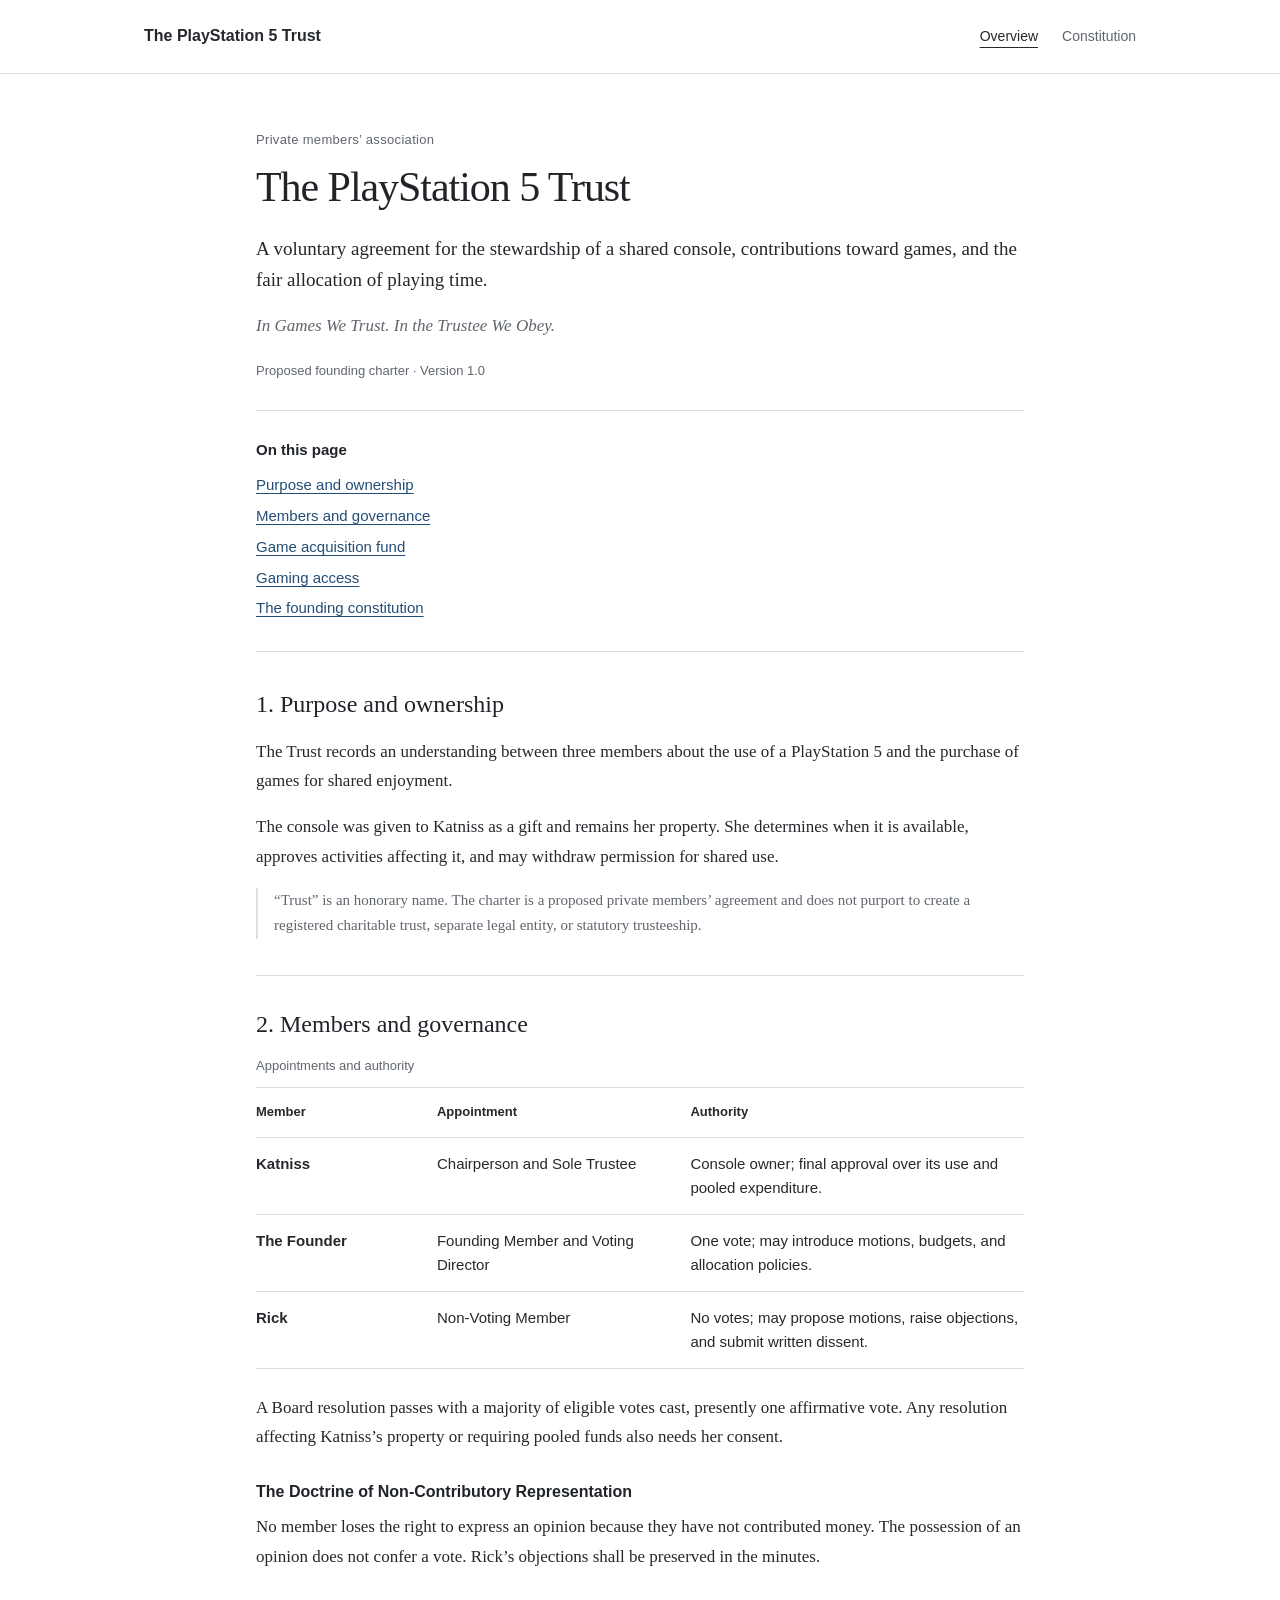
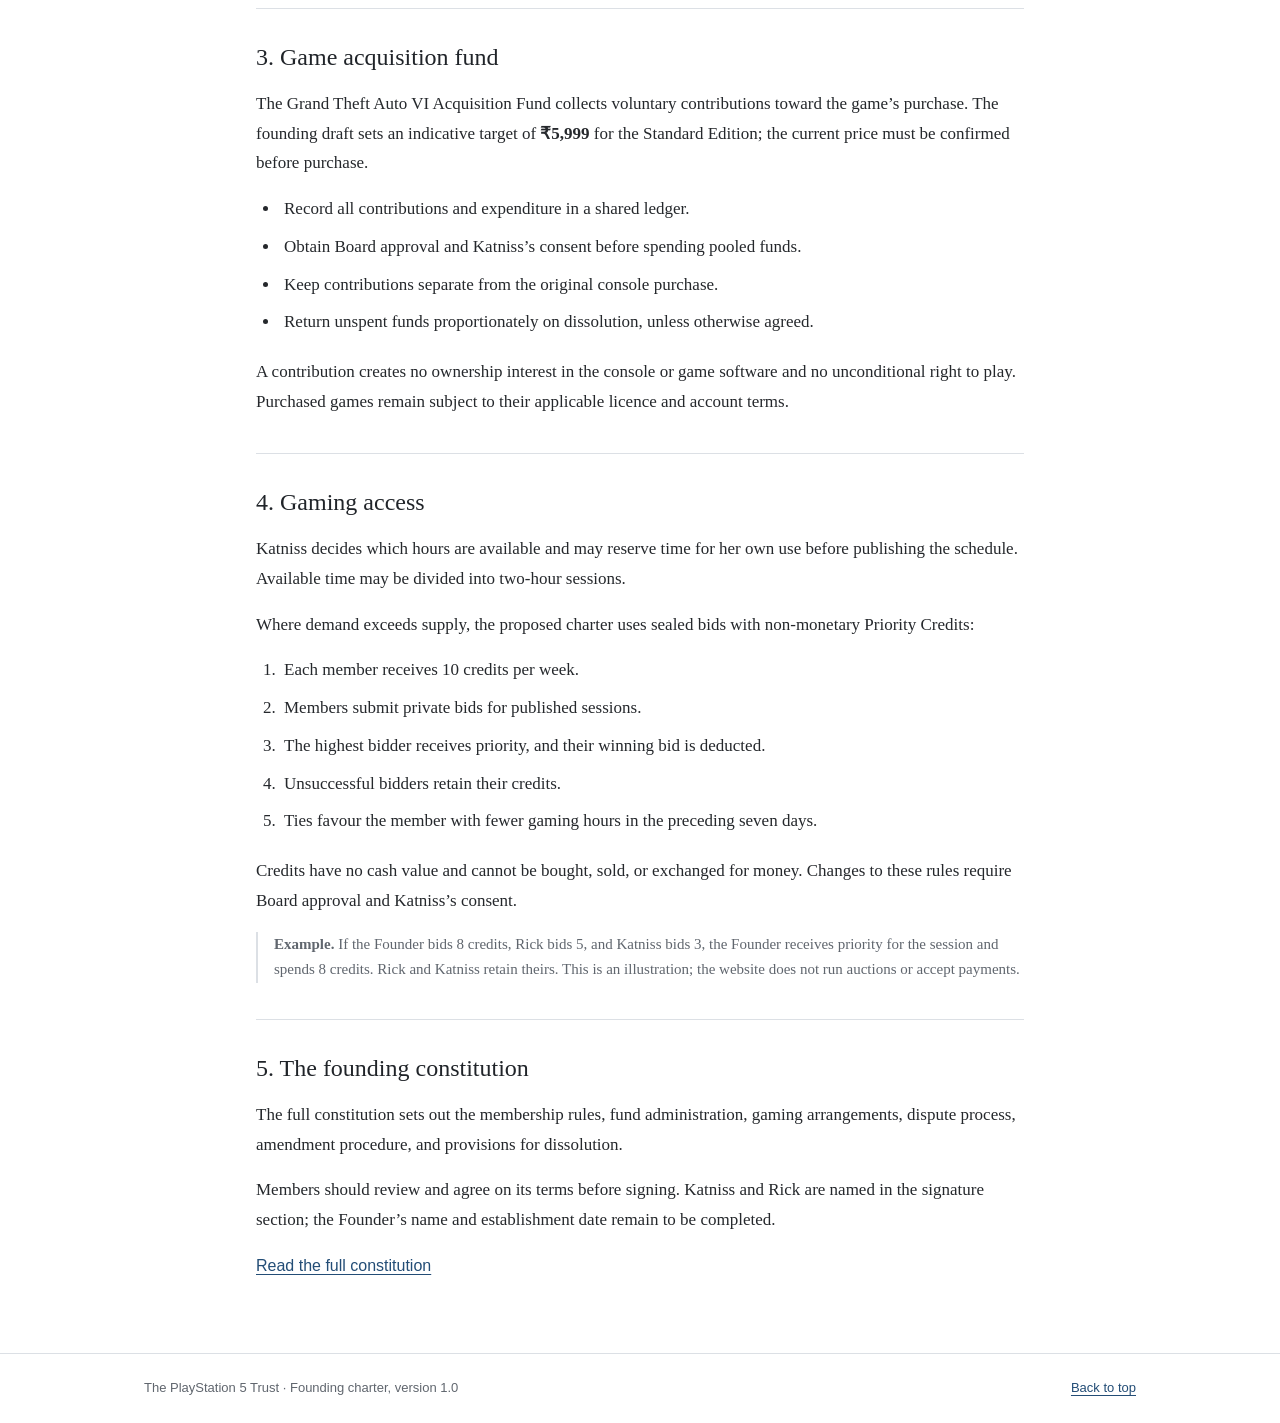
<file: index.html>
<!doctype html>
<html lang="en">
<head>
  <meta charset="utf-8">
  <meta name="viewport" content="width=device-width, initial-scale=1">
  <meta name="theme-color" content="#ffffff">
  <meta name="description" content="The PlayStation 5 Trust: its members, governance, acquisition fund, and founding constitution.">
  <title>The PlayStation 5 Trust</title>
  <link rel="stylesheet" href="styles.css">
</head>
<body>
  <a class="skip-link" href="#main-content">Skip to content</a>
  <header class="site-header" id="top">
    <div class="header-inner">
      <a class="site-name" href="index.html">The PlayStation 5 Trust</a>
      <nav class="site-nav" aria-label="Main navigation">
        <a href="index.html" aria-current="page">Overview</a>
        <a href="constitution.html">Constitution</a>
      </nav>
    </div>
  </header>

  <main class="page" id="main-content">
    <header class="page-heading">
      <p class="document-label">Private members’ association</p>
      <h1>The PlayStation 5 Trust</h1>
      <p class="lead">A voluntary agreement for the stewardship of a shared console, contributions toward games, and the fair allocation of playing time.</p>
      <p class="motto">In Games We Trust. In the Trustee We Obey.</p>
      <p class="document-meta">Proposed founding charter · Version 1.0</p>
    </header>

    <nav class="contents" aria-label="On this page">
      <h2>On this page</h2>
      <ul>
        <li><a href="#purpose">Purpose and ownership</a></li>
        <li><a href="#governance">Members and governance</a></li>
        <li><a href="#fund">Game acquisition fund</a></li>
        <li><a href="#allocation">Gaming access</a></li>
        <li><a href="#charter">The founding constitution</a></li>
      </ul>
    </nav>

    <section class="document-section" id="purpose" aria-labelledby="purpose-heading">
      <h2 id="purpose-heading">1. Purpose and ownership</h2>
      <p>The Trust records an understanding between three members about the use of a PlayStation 5 and the purchase of games for shared enjoyment.</p>
      <p>The console was given to Katniss as a gift and remains her property. She determines when it is available, approves activities affecting it, and may withdraw permission for shared use.</p>
      <p class="document-note">“Trust” is an honorary name. The charter is a proposed private members’ agreement and does not purport to create a registered charitable trust, separate legal entity, or statutory trusteeship.</p>
    </section>

    <section class="document-section" id="governance" aria-labelledby="governance-heading">
      <h2 id="governance-heading">2. Members and governance</h2>
      <table class="member-table">
        <caption>Appointments and authority</caption>
        <thead>
          <tr><th scope="col">Member</th><th scope="col">Appointment</th><th scope="col">Authority</th></tr>
        </thead>
        <tbody>
          <tr><th scope="row">Katniss</th><td>Chairperson and Sole Trustee</td><td>Console owner; final approval over its use and pooled expenditure.</td></tr>
          <tr><th scope="row">The Founder</th><td>Founding Member and Voting Director</td><td>One vote; may introduce motions, budgets, and allocation policies.</td></tr>
          <tr><th scope="row">Rick</th><td>Non-Voting Member</td><td>No votes; may propose motions, raise objections, and submit written dissent.</td></tr>
        </tbody>
      </table>
      <p>A Board resolution passes with a majority of eligible votes cast, presently one affirmative vote. Any resolution affecting Katniss’s property or requiring pooled funds also needs her consent.</p>
      <h3>The Doctrine of Non-Contributory Representation</h3>
      <p>No member loses the right to express an opinion because they have not contributed money. The possession of an opinion does not confer a vote. Rick’s objections shall be preserved in the minutes.</p>
    </section>

    <section class="document-section" id="fund" aria-labelledby="fund-heading">
      <h2 id="fund-heading">3. Game acquisition fund</h2>
      <p>The Grand Theft Auto VI Acquisition Fund collects voluntary contributions toward the game’s purchase. The founding draft sets an indicative target of <strong>₹5,999</strong> for the Standard Edition; the current price must be confirmed before purchase.</p>
      <ul>
        <li>Record all contributions and expenditure in a shared ledger.</li>
        <li>Obtain Board approval and Katniss’s consent before spending pooled funds.</li>
        <li>Keep contributions separate from the original console purchase.</li>
        <li>Return unspent funds proportionately on dissolution, unless otherwise agreed.</li>
      </ul>
      <p>A contribution creates no ownership interest in the console or game software and no unconditional right to play. Purchased games remain subject to their applicable licence and account terms.</p>
    </section>

    <section class="document-section" id="allocation" aria-labelledby="allocation-heading">
      <h2 id="allocation-heading">4. Gaming access</h2>
      <p>Katniss decides which hours are available and may reserve time for her own use before publishing the schedule. Available time may be divided into two-hour sessions.</p>
      <p>Where demand exceeds supply, the proposed charter uses sealed bids with non-monetary Priority Credits:</p>
      <ol>
        <li>Each member receives 10 credits per week.</li>
        <li>Members submit private bids for published sessions.</li>
        <li>The highest bidder receives priority, and their winning bid is deducted.</li>
        <li>Unsuccessful bidders retain their credits.</li>
        <li>Ties favour the member with fewer gaming hours in the preceding seven days.</li>
      </ol>
      <p>Credits have no cash value and cannot be bought, sold, or exchanged for money. Changes to these rules require Board approval and Katniss’s consent.</p>
      <p class="document-note"><strong>Example.</strong> If the Founder bids 8 credits, Rick bids 5, and Katniss bids 3, the Founder receives priority for the session and spends 8 credits. Rick and Katniss retain theirs. This is an illustration; the website does not run auctions or accept payments.</p>
    </section>

    <section class="document-section" id="charter" aria-labelledby="charter-heading">
      <h2 id="charter-heading">5. The founding constitution</h2>
      <p>The full constitution sets out the membership rules, fund administration, gaming arrangements, dispute process, amendment procedure, and provisions for dissolution.</p>
      <p>Members should review and agree on its terms before signing. Katniss and Rick are named in the signature section; the Founder’s name and establishment date remain to be completed.</p>
      <p><a class="document-link" href="constitution.html">Read the full constitution</a></p>
    </section>
  </main>

  <footer class="site-footer">
    <div class="footer-inner">
      <p>The PlayStation 5 Trust · Founding charter, version 1.0</p>
      <a href="#top">Back to top</a>
    </div>
  </footer>
</body>
</html>
</file>
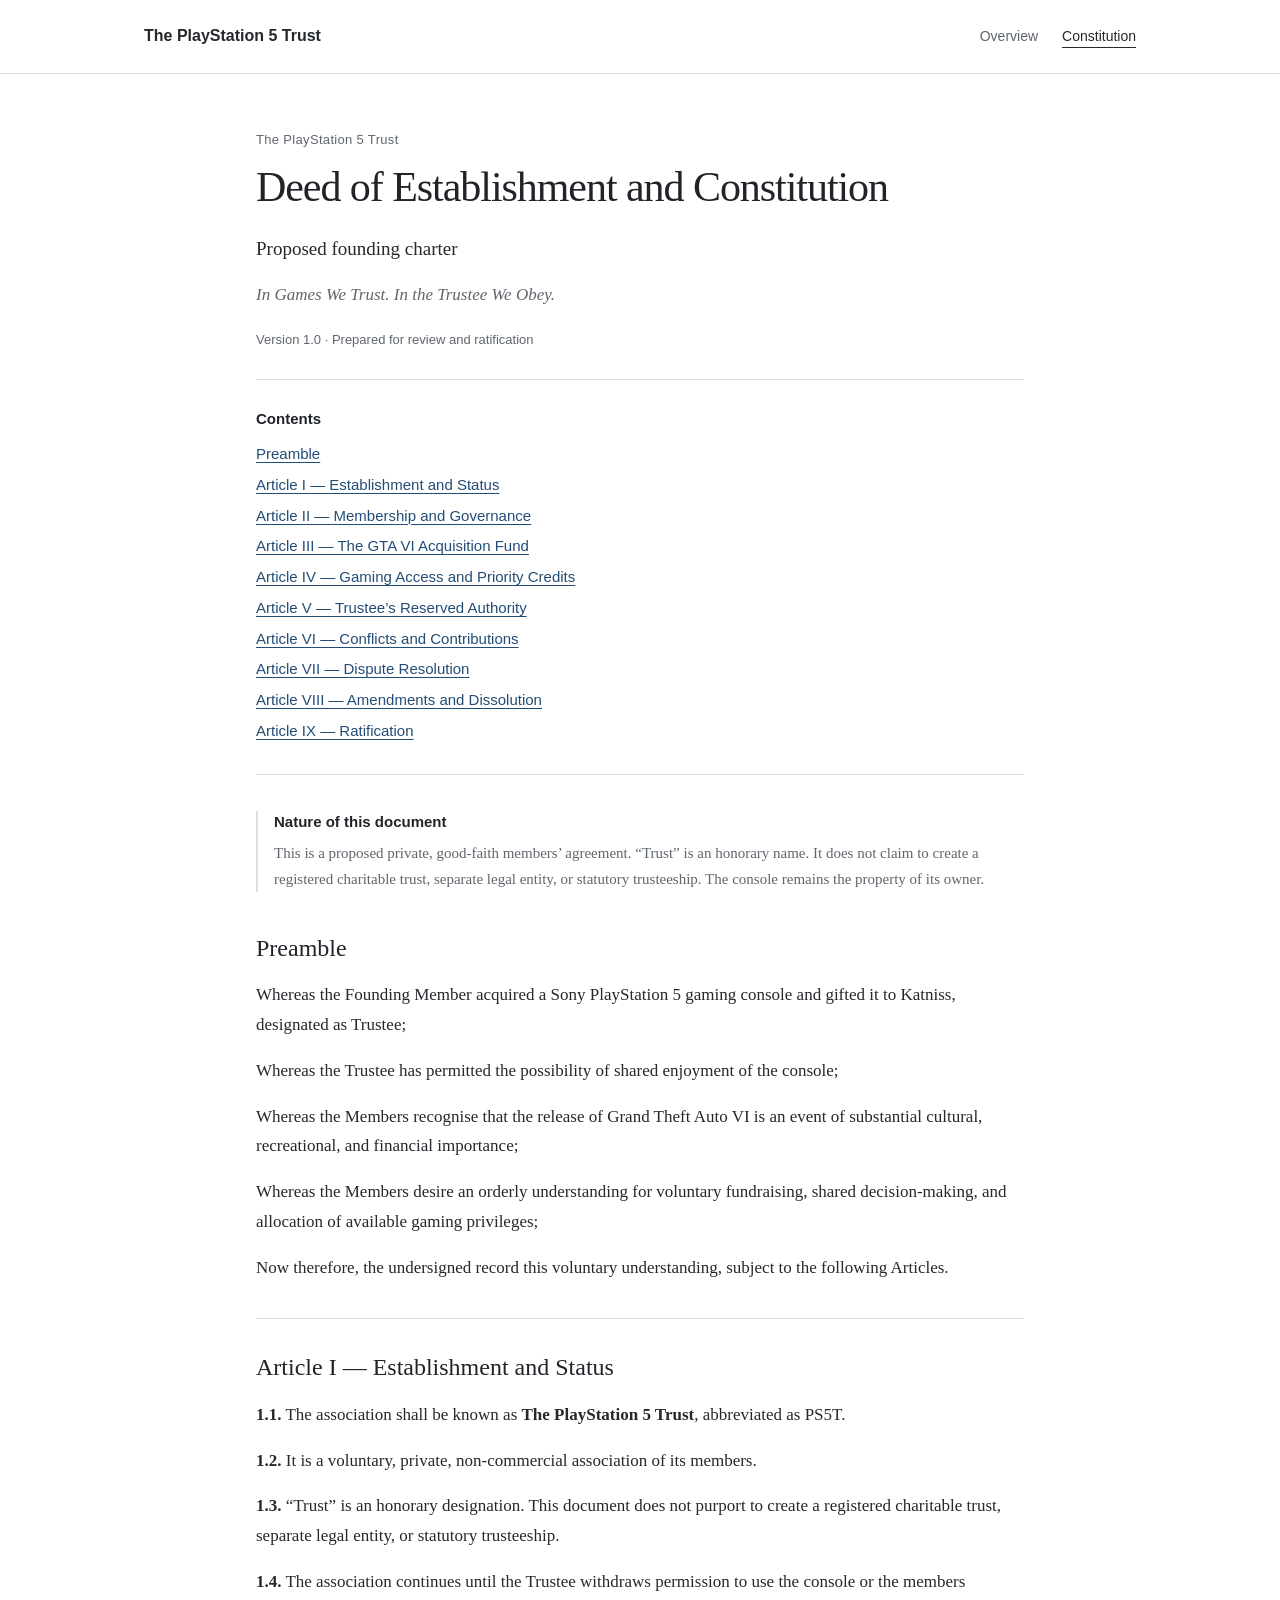
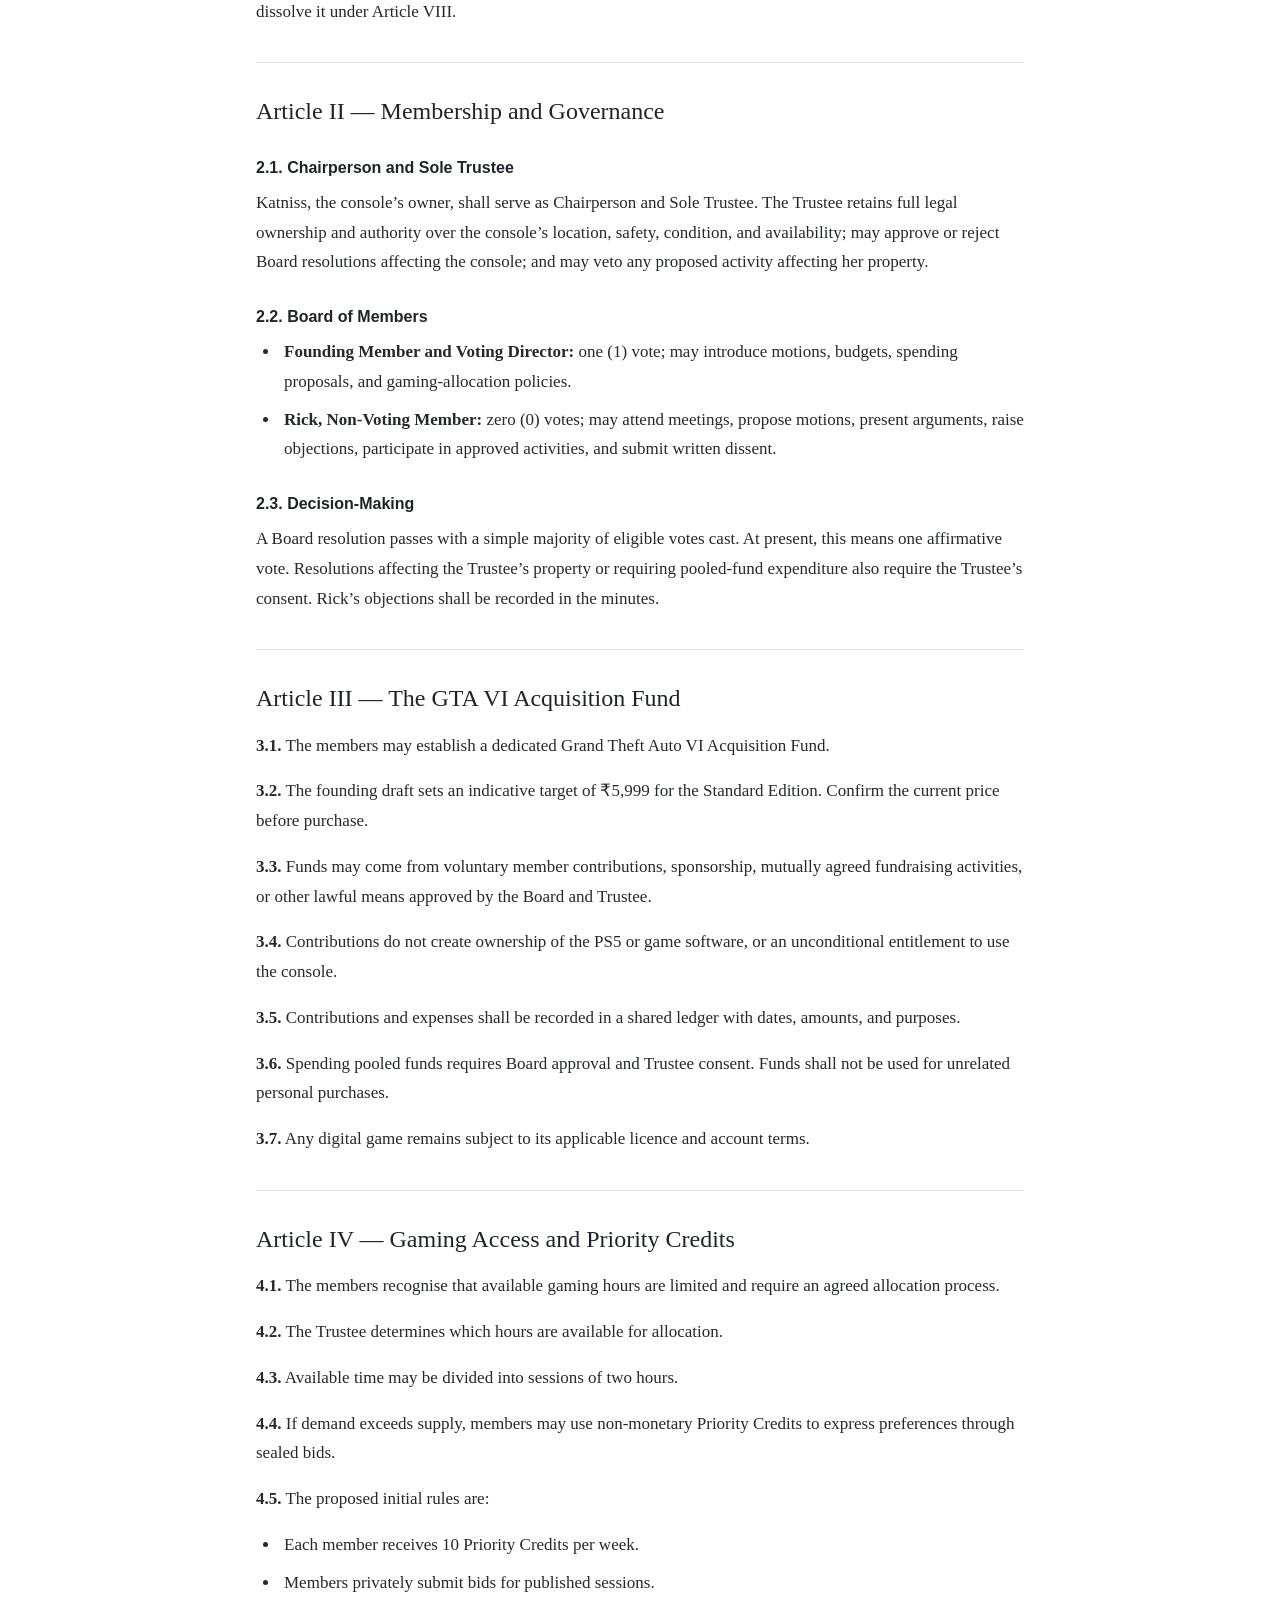
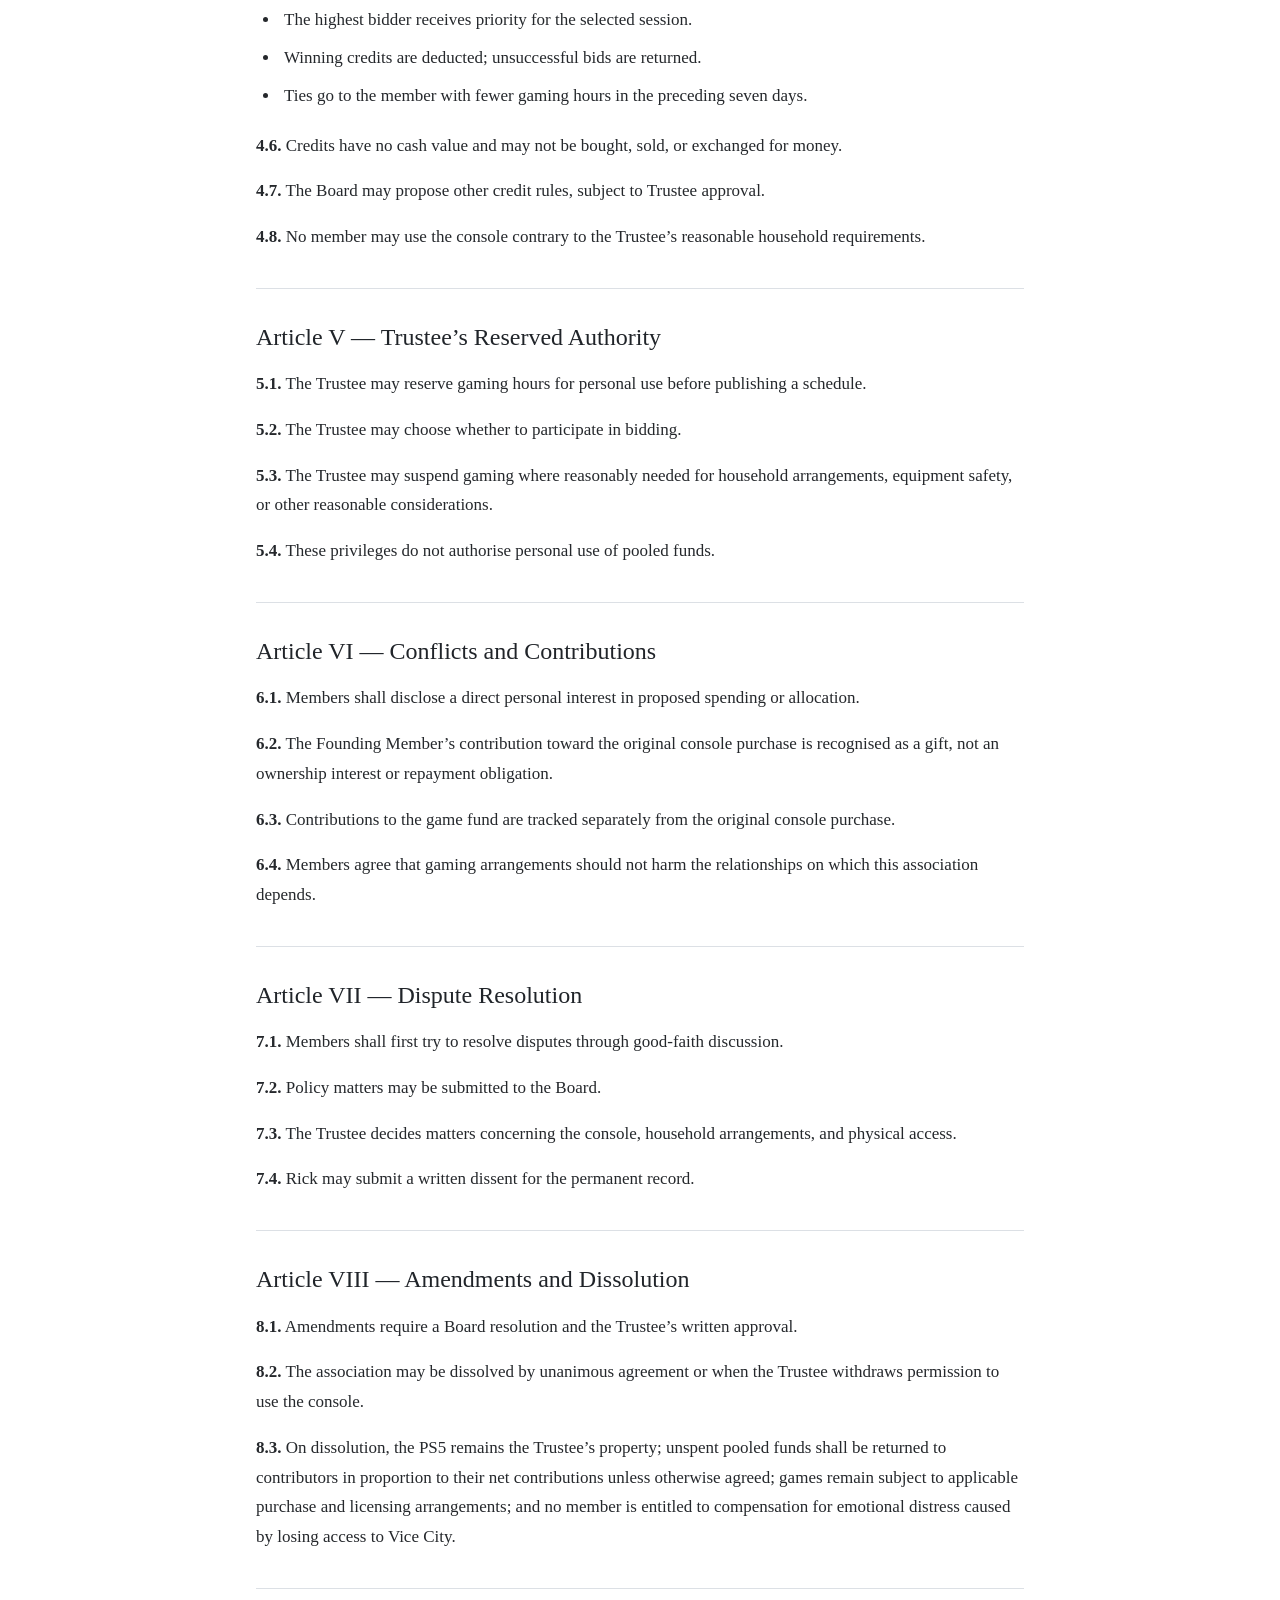
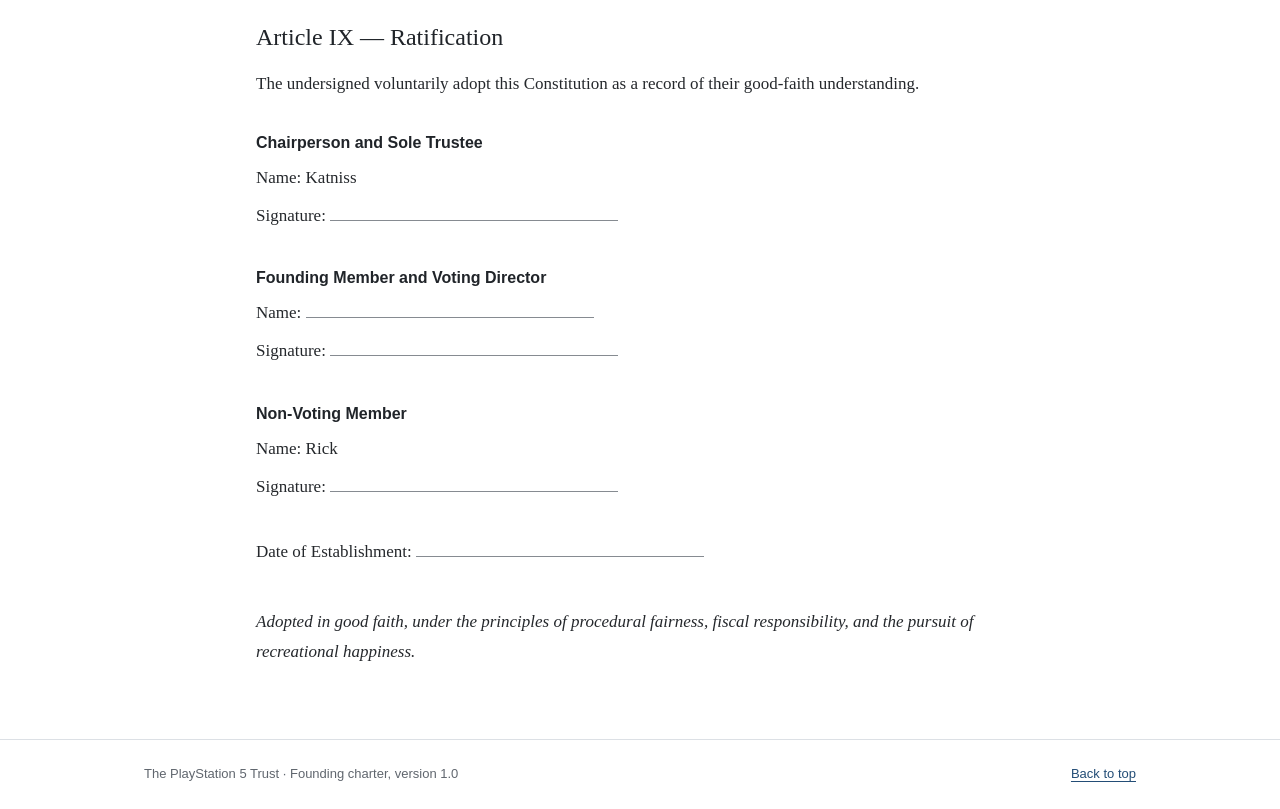
<file: constitution.html>
<!doctype html>
<html lang="en">
<head>
  <meta charset="utf-8">
  <meta name="viewport" content="width=device-width, initial-scale=1">
  <meta name="theme-color" content="#ffffff">
  <meta name="description" content="The proposed founding constitution of the PlayStation 5 Trust, including governance, contributions, gaming access, and ratification.">
  <title>Founding Constitution — The PlayStation 5 Trust</title>
  <link rel="stylesheet" href="styles.css">
</head>
<body>
  <a class="skip-link" href="#main-content">Skip to content</a>
  <header class="site-header" id="top">
    <div class="header-inner">
      <a class="site-name" href="index.html">The PlayStation 5 Trust</a>
      <nav class="site-nav" aria-label="Main navigation">
        <a href="index.html">Overview</a>
        <a href="constitution.html" aria-current="page">Constitution</a>
      </nav>
    </div>
  </header>

  <main class="page" id="main-content">
    <header class="page-heading">
      <p class="document-label">The PlayStation 5 Trust</p>
      <h1>Deed of Establishment and Constitution</h1>
      <p class="lead">Proposed founding charter</p>
      <p class="motto">In Games We Trust. In the Trustee We Obey.</p>
      <p class="document-meta">Version 1.0 · Prepared for review and ratification</p>
    </header>

    <nav class="contents" aria-label="Constitution contents">
      <h2>Contents</h2>
      <ul>
          <li><a href="#preamble">Preamble</a></li>
          <li><a href="#article-i">Article I — Establishment and Status</a></li>
          <li><a href="#article-ii">Article II — Membership and Governance</a></li>
          <li><a href="#article-iii">Article III — The GTA VI Acquisition Fund</a></li>
          <li><a href="#article-iv">Article IV — Gaming Access and Priority Credits</a></li>
          <li><a href="#article-v">Article V — Trustee’s Reserved Authority</a></li>
          <li><a href="#article-vi">Article VI — Conflicts and Contributions</a></li>
          <li><a href="#article-vii">Article VII — Dispute Resolution</a></li>
          <li><a href="#article-viii">Article VIII — Amendments and Dissolution</a></li>
          <li><a href="#article-ix">Article IX — Ratification</a></li>
      </ul>
    </nav>

    <article class="document-body" aria-label="Text of the proposed constitution">
      <aside class="document-note" aria-labelledby="document-status">
        <h2 id="document-status">Nature of this document</h2>
        <p>This is a proposed private, good-faith members’ agreement. “Trust” is an honorary name. It does not claim to create a registered charitable trust, separate legal entity, or statutory trusteeship. The console remains the property of its owner.</p>
      </aside>
      <section class="document-section" id="preamble" aria-labelledby="preamble-heading">
<h2 id="preamble-heading">Preamble</h2>
<p>Whereas the Founding Member acquired a Sony PlayStation 5 gaming console and gifted it to Katniss, designated as Trustee;</p>
<p>Whereas the Trustee has permitted the possibility of shared enjoyment of the console;</p>
<p>Whereas the Members recognise that the release of Grand Theft Auto VI is an event of substantial cultural, recreational, and financial importance;</p>
<p>Whereas the Members desire an orderly understanding for voluntary fundraising, shared decision-making, and allocation of available gaming privileges;</p>
<p>Now therefore, the undersigned record this voluntary understanding, subject to the following Articles.</p>
      </section>

      <section class="document-section" id="article-i" aria-labelledby="article-i-heading">
<h2 id="article-i-heading">Article I — Establishment and Status</h2>
<p><b>1.1.</b> The association shall be known as <b>The PlayStation 5 Trust</b>, abbreviated as PS5T.</p>
<p><b>1.2.</b> It is a voluntary, private, non-commercial association of its members.</p>
<p><b>1.3.</b> “Trust” is an honorary designation. This document does not purport to create a registered charitable trust, separate legal entity, or statutory trusteeship.</p>
<p><b>1.4.</b> The association continues until the Trustee withdraws permission to use the console or the members dissolve it under Article VIII.</p>
      </section>

      <section class="document-section" id="article-ii" aria-labelledby="article-ii-heading">
<h2 id="article-ii-heading">Article II — Membership and Governance</h2>
<h3>2.1. Chairperson and Sole Trustee</h3>
<p>Katniss, the console’s owner, shall serve as Chairperson and Sole Trustee. The Trustee retains full legal ownership and authority over the console’s location, safety, condition, and availability; may approve or reject Board resolutions affecting the console; and may veto any proposed activity affecting her property.</p>
<h3>2.2. Board of Members</h3>
<ul>
<li><b>Founding Member and Voting Director:</b> one (1) vote; may introduce motions, budgets, spending proposals, and gaming-allocation policies.</li>
<li><b>Rick, Non-Voting Member:</b> zero (0) votes; may attend meetings, propose motions, present arguments, raise objections, participate in approved activities, and submit written dissent.</li>
</ul>
<h3>2.3. Decision-Making</h3>
<p>A Board resolution passes with a simple majority of eligible votes cast. At present, this means one affirmative vote. Resolutions affecting the Trustee’s property or requiring pooled-fund expenditure also require the Trustee’s consent. Rick’s objections shall be recorded in the minutes.</p>
      </section>

      <section class="document-section" id="article-iii" aria-labelledby="article-iii-heading">
<h2 id="article-iii-heading">Article III — The GTA VI Acquisition Fund</h2>
<p><b>3.1.</b> The members may establish a dedicated Grand Theft Auto VI Acquisition Fund.</p>
<p><b>3.2.</b> The founding draft sets an indicative target of ₹5,999 for the Standard Edition. Confirm the current price before purchase.</p>
<p><b>3.3.</b> Funds may come from voluntary member contributions, sponsorship, mutually agreed fundraising activities, or other lawful means approved by the Board and Trustee.</p>
<p><b>3.4.</b> Contributions do not create ownership of the PS5 or game software, or an unconditional entitlement to use the console.</p>
<p><b>3.5.</b> Contributions and expenses shall be recorded in a shared ledger with dates, amounts, and purposes.</p>
<p><b>3.6.</b> Spending pooled funds requires Board approval and Trustee consent. Funds shall not be used for unrelated personal purchases.</p>
<p><b>3.7.</b> Any digital game remains subject to its applicable licence and account terms.</p>
      </section>

      <section class="document-section" id="article-iv" aria-labelledby="article-iv-heading">
<h2 id="article-iv-heading">Article IV — Gaming Access and Priority Credits</h2>
<p><b>4.1.</b> The members recognise that available gaming hours are limited and require an agreed allocation process.</p>
<p><b>4.2.</b> The Trustee determines which hours are available for allocation.</p>
<p><b>4.3.</b> Available time may be divided into sessions of two hours.</p>
<p><b>4.4.</b> If demand exceeds supply, members may use non-monetary Priority Credits to express preferences through sealed bids.</p>
<p><b>4.5.</b> The proposed initial rules are:</p>
<ul>
<li>Each member receives 10 Priority Credits per week.</li>
<li>Members privately submit bids for published sessions.</li>
<li>The highest bidder receives priority for the selected session.</li>
<li>Winning credits are deducted; unsuccessful bids are returned.</li>
<li>Ties go to the member with fewer gaming hours in the preceding seven days.</li>
</ul>
<p><b>4.6.</b> Credits have no cash value and may not be bought, sold, or exchanged for money.</p>
<p><b>4.7.</b> The Board may propose other credit rules, subject to Trustee approval.</p>
<p><b>4.8.</b> No member may use the console contrary to the Trustee’s reasonable household requirements.</p>
      </section>

      <section class="document-section" id="article-v" aria-labelledby="article-v-heading">
<h2 id="article-v-heading">Article V — Trustee’s Reserved Authority</h2>
<p><b>5.1.</b> The Trustee may reserve gaming hours for personal use before publishing a schedule.</p>
<p><b>5.2.</b> The Trustee may choose whether to participate in bidding.</p>
<p><b>5.3.</b> The Trustee may suspend gaming where reasonably needed for household arrangements, equipment safety, or other reasonable considerations.</p>
<p><b>5.4.</b> These privileges do not authorise personal use of pooled funds.</p>
      </section>

      <section class="document-section" id="article-vi" aria-labelledby="article-vi-heading">
<h2 id="article-vi-heading">Article VI — Conflicts and Contributions</h2>
<p><b>6.1.</b> Members shall disclose a direct personal interest in proposed spending or allocation.</p>
<p><b>6.2.</b> The Founding Member’s contribution toward the original console purchase is recognised as a gift, not an ownership interest or repayment obligation.</p>
<p><b>6.3.</b> Contributions to the game fund are tracked separately from the original console purchase.</p>
<p><b>6.4.</b> Members agree that gaming arrangements should not harm the relationships on which this association depends.</p>
      </section>

      <section class="document-section" id="article-vii" aria-labelledby="article-vii-heading">
<h2 id="article-vii-heading">Article VII — Dispute Resolution</h2>
<p><b>7.1.</b> Members shall first try to resolve disputes through good-faith discussion.</p>
<p><b>7.2.</b> Policy matters may be submitted to the Board.</p>
<p><b>7.3.</b> The Trustee decides matters concerning the console, household arrangements, and physical access.</p>
<p><b>7.4.</b> Rick may submit a written dissent for the permanent record.</p>
      </section>

      <section class="document-section" id="article-viii" aria-labelledby="article-viii-heading">
<h2 id="article-viii-heading">Article VIII — Amendments and Dissolution</h2>
<p><b>8.1.</b> Amendments require a Board resolution and the Trustee’s written approval.</p>
<p><b>8.2.</b> The association may be dissolved by unanimous agreement or when the Trustee withdraws permission to use the console.</p>
<p><b>8.3.</b> On dissolution, the PS5 remains the Trustee’s property; unspent pooled funds shall be returned to contributors in proportion to their net contributions unless otherwise agreed; games remain subject to applicable purchase and licensing arrangements; and no member is entitled to compensation for emotional distress caused by losing access to Vice City.</p>
      </section>

      <section class="document-section" id="article-ix" aria-labelledby="article-ix-heading">
<h2 id="article-ix-heading">Article IX — Ratification</h2>
<p>The undersigned voluntarily adopt this Constitution as a record of their good-faith understanding.</p><div class="signature-list">
  <div class="signature-block">
    <h3>Chairperson and Sole Trustee</h3>
    <p>Name: Katniss</p>
    <p>Signature: <span class="signature-line" aria-hidden="true"></span></p>
  </div>
  <div class="signature-block">
    <h3>Founding Member and Voting Director</h3>
    <p>Name: <span class="signature-line" aria-hidden="true"></span></p>
    <p>Signature: <span class="signature-line" aria-hidden="true"></span></p>
  </div>
  <div class="signature-block">
    <h3>Non-Voting Member</h3>
    <p>Name: Rick</p>
    <p>Signature: <span class="signature-line" aria-hidden="true"></span></p>
  </div>
  <div class="signature-block">
    <p>Date of Establishment: <span class="signature-line" aria-hidden="true"></span></p>
  </div>
</div>
<p class="closing-line">Adopted in good faith, under the principles of procedural fairness, fiscal responsibility, and the pursuit of recreational happiness.</p>
      </section>
    </article>
  </main>

  <footer class="site-footer">
    <div class="footer-inner">
      <p>The PlayStation 5 Trust · Founding charter, version 1.0</p>
      <a href="#top">Back to top</a>
    </div>
  </footer>
</body>
</html>
</file>
<file: styles.css>
:root {
  color-scheme: light;
  --text: #25282c;
  --muted: #60666e;
  --rule: #dce0e5;
  --link: #234d76;
  --sans: -apple-system, BlinkMacSystemFont, "Segoe UI", Arial, sans-serif;
  --serif: Georgia, "Times New Roman", serif;
}

* {
  box-sizing: border-box;
}

html {
  scroll-padding-top: 1.5rem;
}

body {
  margin: 0;
  background: #fff;
  color: var(--text);
  font: 1.0625rem/1.75 var(--serif);
  overflow-wrap: break-word;
  -webkit-text-size-adjust: 100%;
}

a {
  color: var(--link);
  text-decoration-thickness: 1px;
  text-underline-offset: 0.2em;
}

a:hover {
  text-decoration-thickness: 2px;
}

a:focus-visible,
summary:focus-visible {
  outline: 2px solid var(--link);
  outline-offset: 4px;
}

.skip-link {
  position: absolute;
  top: 0.5rem;
  left: 1rem;
  z-index: 1;
  padding: 0.5rem 0.75rem;
  background: #fff;
  font-family: var(--sans);
  transform: translateY(-180%);
}

.skip-link:focus {
  transform: none;
}

.site-header {
  border-bottom: 1px solid var(--rule);
}

.header-inner,
.footer-inner {
  max-width: 66rem;
  margin: 0 auto;
  padding: 1.25rem 2rem;
  display: flex;
  align-items: center;
  justify-content: space-between;
  gap: 1.5rem;
  font-family: var(--sans);
}

.site-name {
  color: var(--text);
  font-size: 1rem;
  font-weight: 600;
  line-height: 1.4;
  text-decoration: none;
}

.site-nav {
  display: flex;
  flex-wrap: wrap;
  gap: 1.5rem;
  font-size: 0.875rem;
}

.site-nav a {
  color: var(--muted);
  padding: 0.25rem 0;
  text-decoration: none;
}

.site-nav a[aria-current="page"] {
  color: var(--text);
  text-decoration: underline;
  text-underline-offset: 0.45em;
}

.site-nav a:hover {
  color: var(--link);
  text-decoration: underline;
}

.page {
  max-width: 52rem;
  padding: 3.5rem 2rem 4.5rem;
  margin: 0 auto;
}

.page-heading {
  padding-bottom: 1.75rem;
  border-bottom: 1px solid var(--rule);
  margin-bottom: 1.75rem;
}

.document-label,
.document-meta {
  color: var(--muted);
  font: 0.8125rem/1.6 var(--sans);
}

.document-label {
  margin: 0 0 0.75rem;
  letter-spacing: 0.025em;
}

h1,
h2,
h3 {
  color: #202429;
  font-weight: 400;
}

h1 {
  margin: 0 0 1.25rem;
  font-size: clamp(2rem, 5vw, 2.625rem);
  line-height: 1.2;
  letter-spacing: -0.025em;
}

h2 {
  margin: 0 0 1rem;
  font-size: 1.5rem;
  line-height: 1.35;
}

h3 {
  margin: 1.75rem 0 0.5rem;
  font: 600 1rem/1.5 var(--sans);
}

p {
  margin: 0 0 1rem;
}

.lead {
  font-size: 1.1875rem;
  line-height: 1.65;
}

.motto {
  color: var(--muted);
  font-style: italic;
}

.document-meta {
  margin: 1.25rem 0 0;
}

.contents {
  padding-bottom: 1.5rem;
  margin-bottom: 2.25rem;
  border-bottom: 1px solid var(--rule);
  font: 0.9375rem/1.65 var(--sans);
}

.contents h2 {
  margin: 0 0 0.75rem;
  font: 600 0.9375rem/1.5 var(--sans);
}

.contents ul {
  list-style: none;
  margin: 0;
  padding: 0;
}

.contents li {
  margin: 0.375rem 0;
  padding: 0;
}

.document-section + .document-section {
  padding-top: 2rem;
  margin-top: 2.25rem;
  border-top: 1px solid var(--rule);
}

.document-section > :last-child {
  margin-bottom: 0;
}

ul,
ol {
  padding-left: 1.5rem;
  margin: 0 0 1.25rem;
}

li {
  padding-left: 0.25rem;
  margin: 0.5rem 0;
}

.document-note {
  padding-left: 1rem;
  border-left: 2px solid var(--rule);
  color: var(--muted);
  font-size: 0.9375rem;
  line-height: 1.7;
}

.document-note h2 {
  font: 600 0.9375rem/1.5 var(--sans);
  margin-bottom: 0.5rem;
}

.document-note p:last-child {
  margin-bottom: 0;
}

.document-body > .document-note {
  margin-bottom: 2.5rem;
}

.member-table {
  width: 100%;
  table-layout: fixed;
  border-collapse: collapse;
  margin: 1rem 0 1.5rem;
  font: 0.9375rem/1.6 var(--sans);
}

.member-table caption {
  text-align: left;
  font-size: 0.8125rem;
  color: var(--muted);
  margin-bottom: 0.625rem;
}

.member-table th,
.member-table td {
  padding: 0.875rem 0.75rem;
  border-bottom: 1px solid var(--rule);
  text-align: left;
  vertical-align: top;
}

.member-table thead th {
  border-top: 1px solid var(--rule);
  font-weight: 600;
  font-size: 0.8125rem;
}

.member-table th:first-child {
  width: 22%;
  padding-left: 0;
}

.member-table th:nth-child(2) {
  width: 33%;
}

.member-table th:last-child,
.member-table td:last-child {
  padding-right: 0;
}

.member-table tbody th {
  font-weight: 600;
}

.document-link {
  font-family: var(--sans);
  font-size: 1rem;
}

.signature-list {
  display: grid;
  gap: 1.75rem;
  margin-top: 2rem;
}

.signature-block h3 {
  margin-top: 0;
}

.signature-block p {
  margin-bottom: 0.5rem;
}

.signature-line {
  display: inline-block;
  width: 18rem;
  max-width: 65%;
  height: 1em;
  border-bottom: 1px solid #868b91;
}

.closing-line {
  margin-top: 2rem;
  font-style: italic;
}

.site-footer {
  border-top: 1px solid var(--rule);
}

.footer-inner {
  padding-top: 1.5rem;
  padding-bottom: 1.5rem;
  color: var(--muted);
  font-size: 0.8125rem;
  line-height: 1.6;
}

.footer-inner p {
  margin: 0;
}

.footer-inner a {
  flex-shrink: 0;
}

@media (max-width: 600px) {
  .header-inner {
    align-items: flex-start;
    flex-direction: column;
    gap: 0.625rem;
    padding: 1.25rem;
  }

  .page {
    padding: 2rem 1.25rem 3rem;
  }

  .lead {
    font-size: 1.125rem;
  }

  .document-section + .document-section {
    padding-top: 1.75rem;
    margin-top: 1.75rem;
  }

  .member-table {
    font-size: 0.875rem;
  }

  .member-table th,
  .member-table td {
    padding: 0.75rem 0.375rem;
  }

  .member-table th:first-child {
    width: 24%;
  }

  .member-table th:nth-child(2) {
    width: 34%;
  }

  .footer-inner {
    align-items: flex-start;
    flex-direction: column;
    gap: 0.5rem;
    padding: 1.25rem;
  }
}

@media print {
  @page {
    margin: 20mm;
  }

  body {
    font-size: 11pt;
    line-height: 1.55;
    color: #000;
  }

  .site-header,
  .site-footer,
  .skip-link,
  .contents {
    display: none;
  }

  .page {
    max-width: none;
    margin: 0;
    padding: 0;
  }

  .page-heading {
    margin-bottom: 1.5rem;
  }

  h1 {
    font-size: 25pt;
  }

  h2 {
    font-size: 16pt;
  }

  h2,
  h3 {
    break-after: avoid;
  }

  p,
  li {
    orphans: 3;
    widows: 3;
  }

  .signature-block,
  tr {
    break-inside: avoid;
  }

  a {
    color: inherit;
    text-decoration: none;
  }
}
</file>
